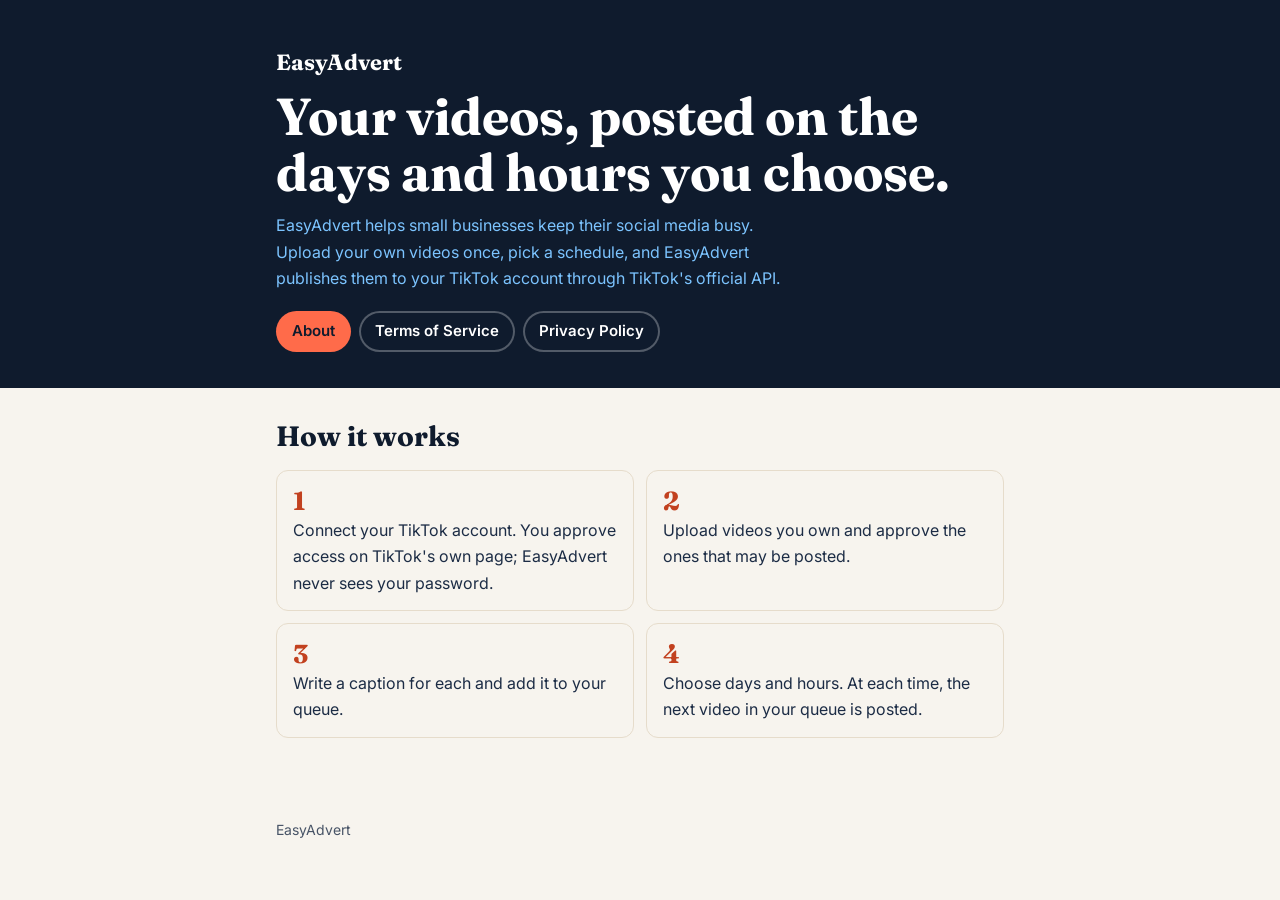
<file: index.html>
<!doctype html>
<html lang="en">
<head>
  <meta charset="utf-8">
  <meta name="viewport" content="width=device-width, initial-scale=1, viewport-fit=cover">
  <title>EasyAdvert</title>
  <meta name="description" content="EasyAdvert posts your own videos to TikTok on the days and hours you choose.">
  <link rel="stylesheet" href="https://fonts.googleapis.com/css2?family=Fraunces:opsz,wght@9..144,700&family=Inter:wght@400;600;700&display=swap">
  <link rel="stylesheet" href="style.css">
</head>
<body>
  <header>
    <div class="wrap">
      <a class="brand" href="./">EasyAdvert</a>
      <h1>Your videos, posted on the days and hours you choose.</h1>
      <p>EasyAdvert helps small businesses keep their social media busy. Upload your own videos once, pick a schedule, and EasyAdvert publishes them to your TikTok account through TikTok's official API.</p>
      <nav aria-label="Pages">
        <a href="./" aria-current="page">About</a>
        <a href="terms.html">Terms of Service</a>
        <a href="privacy.html">Privacy Policy</a>
      </nav>
    </div>
  </header>
  <main>
    <div class="wrap">
      <h2>How it works</h2>
      <ol class="steps">
        <li>Connect your TikTok account. You approve access on TikTok's own page; EasyAdvert never sees your password.</li>
        <li>Upload videos you own and approve the ones that may be posted.</li>
        <li>Write a caption for each and add it to your queue.</li>
        <li>Choose days and hours. At each time, the next video in your queue is posted.</li>
      </ol>
    </div>
  </main>
  <footer><div class="wrap">EasyAdvert</div></footer>
</body>
</html>
</file>
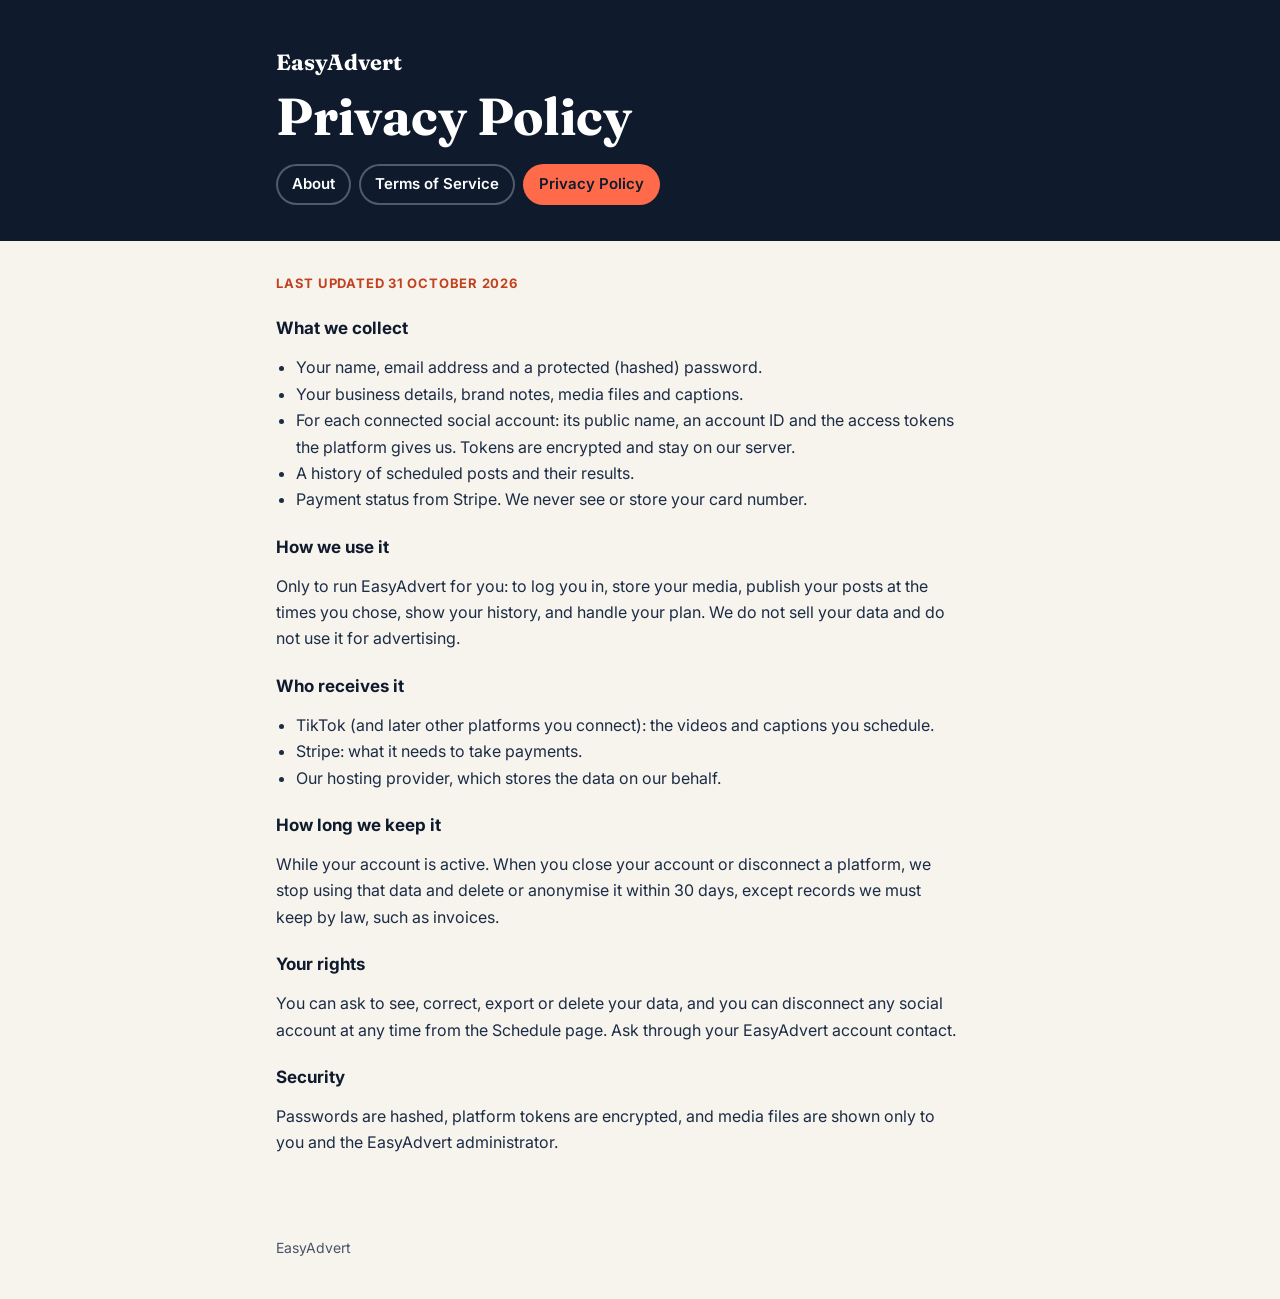
<file: privacy.html>
<!doctype html>
<html lang="en">
<head>
  <meta charset="utf-8">
  <meta name="viewport" content="width=device-width, initial-scale=1, viewport-fit=cover">
  <title>Privacy Policy · EasyAdvert</title>
  <link rel="stylesheet" href="https://fonts.googleapis.com/css2?family=Fraunces:opsz,wght@9..144,700&family=Inter:wght@400;600;700&display=swap">
  <link rel="stylesheet" href="style.css">
</head>
<body>
  <header>
    <div class="wrap">
      <a class="brand" href="./">EasyAdvert</a>
      <h1>Privacy Policy</h1>
      <nav aria-label="Pages">
        <a href="./">About</a>
        <a href="terms.html">Terms of Service</a>
        <a href="privacy.html" aria-current="page">Privacy Policy</a>
      </nav>
    </div>
  </header>
  <main>
    <div class="wrap">
      <p class="meta">Last updated 31 October 2026</p>

      <h3>What we collect</h3>
      <ul>
        <li>Your name, email address and a protected (hashed) password.</li>
        <li>Your business details, brand notes, media files and captions.</li>
        <li>For each connected social account: its public name, an account ID and the access tokens the platform gives us. Tokens are encrypted and stay on our server.</li>
        <li>A history of scheduled posts and their results.</li>
        <li>Payment status from Stripe. We never see or store your card number.</li>
      </ul>

      <h3>How we use it</h3>
      <p>Only to run EasyAdvert for you: to log you in, store your media, publish your posts at the times you chose, show your history, and handle your plan. We do not sell your data and do not use it for advertising.</p>

      <h3>Who receives it</h3>
      <ul>
        <li>TikTok (and later other platforms you connect): the videos and captions you schedule.</li>
        <li>Stripe: what it needs to take payments.</li>
        <li>Our hosting provider, which stores the data on our behalf.</li>
      </ul>

      <h3>How long we keep it</h3>
      <p>While your account is active. When you close your account or disconnect a platform, we stop using that data and delete or anonymise it within 30 days, except records we must keep by law, such as invoices.</p>

      <h3>Your rights</h3>
      <p>You can ask to see, correct, export or delete your data, and you can disconnect any social account at any time from the Schedule page. Ask through your EasyAdvert account contact.</p>

      <h3>Security</h3>
      <p>Passwords are hashed, platform tokens are encrypted, and media files are shown only to you and the EasyAdvert administrator.</p>
    </div>
  </main>
  <footer><div class="wrap">EasyAdvert</div></footer>
</body>
</html>
</file>
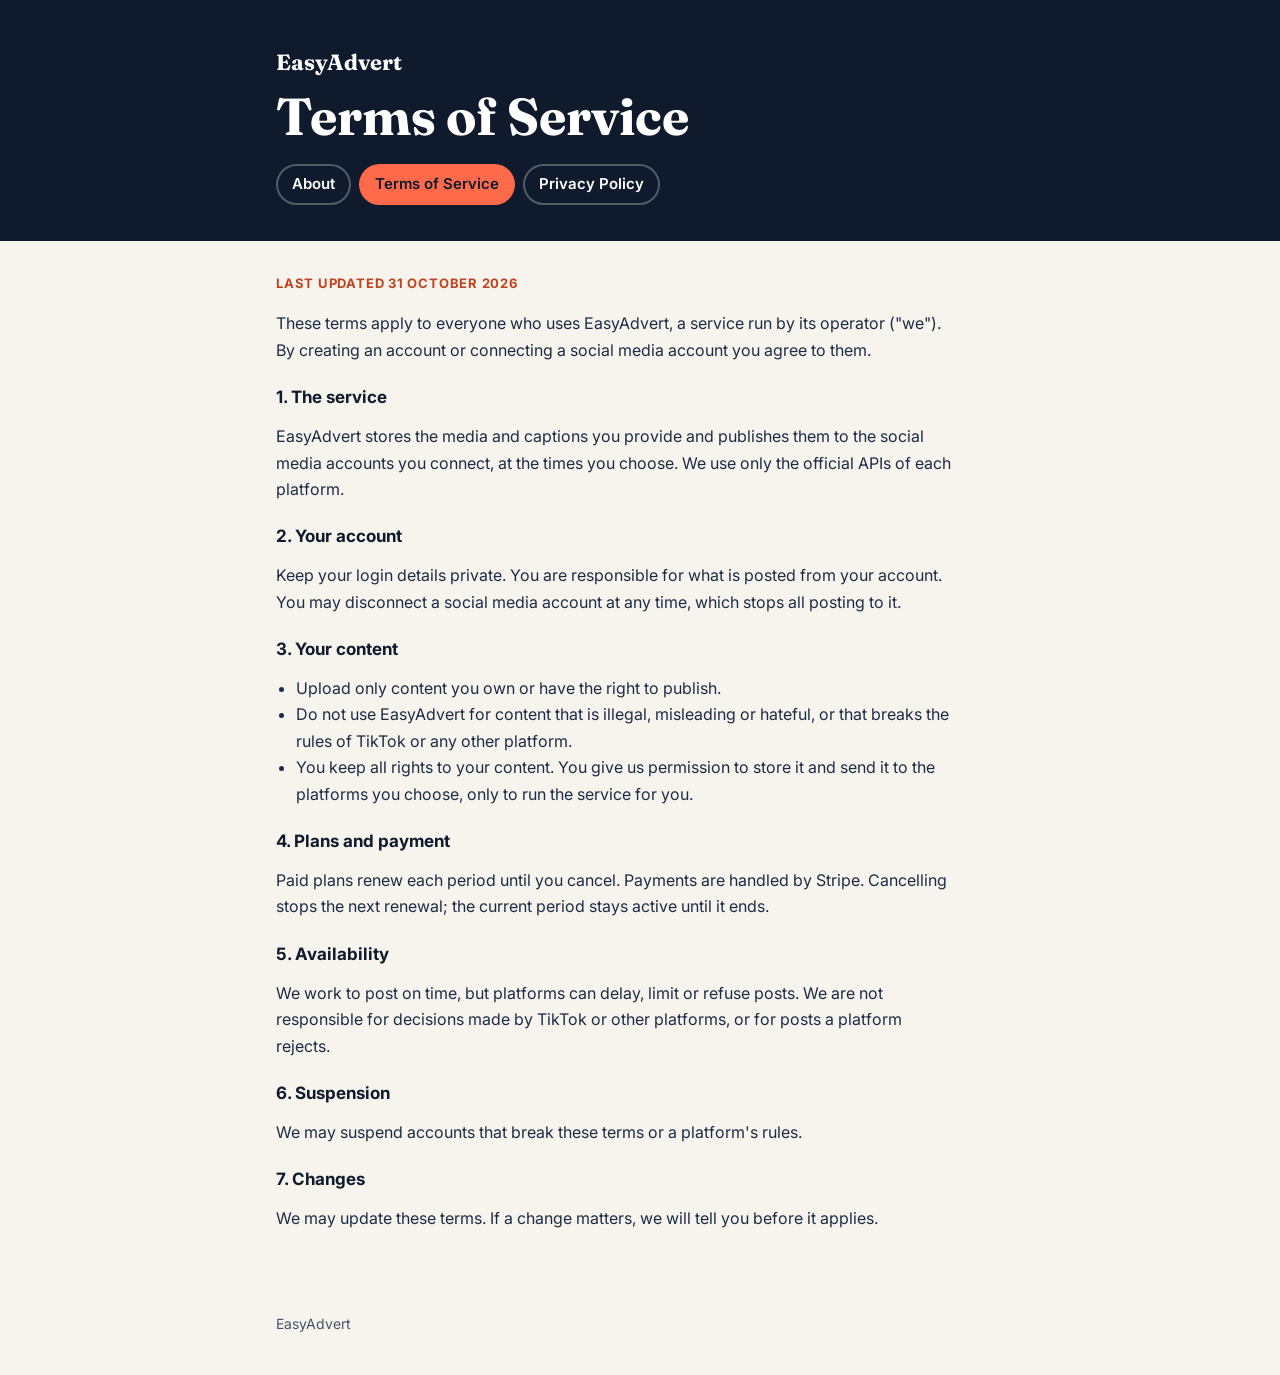
<file: terms.html>
<!doctype html>
<html lang="en">
<head>
  <meta charset="utf-8">
  <meta name="viewport" content="width=device-width, initial-scale=1, viewport-fit=cover">
  <title>Terms of Service · EasyAdvert</title>
  <link rel="stylesheet" href="https://fonts.googleapis.com/css2?family=Fraunces:opsz,wght@9..144,700&family=Inter:wght@400;600;700&display=swap">
  <link rel="stylesheet" href="style.css">
</head>
<body>
  <header>
    <div class="wrap">
      <a class="brand" href="./">EasyAdvert</a>
      <h1>Terms of Service</h1>
      <nav aria-label="Pages">
        <a href="./">About</a>
        <a href="terms.html" aria-current="page">Terms of Service</a>
        <a href="privacy.html">Privacy Policy</a>
      </nav>
    </div>
  </header>
  <main>
    <div class="wrap">
      <p class="meta">Last updated 31 October 2026</p>
      <p>These terms apply to everyone who uses EasyAdvert, a service run by its operator ("we"). By creating an account or connecting a social media account you agree to them.</p>

      <h3>1. The service</h3>
      <p>EasyAdvert stores the media and captions you provide and publishes them to the social media accounts you connect, at the times you choose. We use only the official APIs of each platform.</p>

      <h3>2. Your account</h3>
      <p>Keep your login details private. You are responsible for what is posted from your account. You may disconnect a social media account at any time, which stops all posting to it.</p>

      <h3>3. Your content</h3>
      <ul>
        <li>Upload only content you own or have the right to publish.</li>
        <li>Do not use EasyAdvert for content that is illegal, misleading or hateful, or that breaks the rules of TikTok or any other platform.</li>
        <li>You keep all rights to your content. You give us permission to store it and send it to the platforms you choose, only to run the service for you.</li>
      </ul>

      <h3>4. Plans and payment</h3>
      <p>Paid plans renew each period until you cancel. Payments are handled by Stripe. Cancelling stops the next renewal; the current period stays active until it ends.</p>

      <h3>5. Availability</h3>
      <p>We work to post on time, but platforms can delay, limit or refuse posts. We are not responsible for decisions made by TikTok or other platforms, or for posts a platform rejects.</p>

      <h3>6. Suspension</h3>
      <p>We may suspend accounts that break these terms or a platform's rules.</p>

      <h3>7. Changes</h3>
      <p>We may update these terms. If a change matters, we will tell you before it applies.</p>
    </div>
  </main>
  <footer><div class="wrap">EasyAdvert</div></footer>
</body>
</html>
</file>
<file: style.css>
/* Public info site for EasyAdvert (GitHub Pages). Same tokens as styles/_tokens.scss. */
:root {
  --ink: #0f1b2d;
  --paper: #f7f4ee;
  --sand: #e6dccb;
  --text: #1c2c45;
  --accent: #c2411f;
  --sky: #7cc4ff;
  --band: #0f1b2d;
  --display: "Fraunces", Georgia, serif;
  --body: "Inter", system-ui, -apple-system, "Segoe UI", sans-serif;
}

@media (prefers-color-scheme: dark) {
  :root {
    --ink: #eef2f8;
    --paper: #111a28;
    --sand: #2a3a52;
    --text: #d7deea;
    --accent: #ff8a6b;
    --band: #0a1220;
    color-scheme: dark;
  }
}

* { box-sizing: border-box; }

body {
  margin: 0;
  background: var(--paper);
  color: var(--text);
  font: 16px/1.65 var(--body);
}

.wrap {
  max-width: 760px;
  margin: 0 auto;
  padding-left: max(16px, env(safe-area-inset-left, 0px));
  padding-right: max(16px, env(safe-area-inset-right, 0px));
}

header { background: var(--band); color: #fff; }
header .wrap { padding-block: 48px 36px; display: grid; gap: 12px; }

.brand { font: 700 22px var(--display); color: #fff; text-decoration: none; }

h1 { font: 700 clamp(32px, 7vw, 52px)/1.08 var(--display); margin: 0; text-wrap: balance; }
header p { margin: 0; color: var(--sky); max-width: 52ch; }

nav { display: flex; flex-wrap: wrap; gap: 8px; margin-top: 8px; }
nav a {
  color: #fff;
  text-decoration: none;
  font-weight: 600;
  font-size: 15px;
  padding: 8px 16px;
  border-radius: 9999px;
  box-shadow: inset 0 0 0 2px rgba(255, 255, 255, 0.28);
}
nav a:hover, nav a:focus-visible { box-shadow: inset 0 0 0 2px var(--sky); outline: none; }
nav a[aria-current="page"] { background: #ff6b4a; color: #0f1b2d; box-shadow: none; }

main .wrap { padding-block: 32px 64px; }

h2 { font: 700 28px/1.2 var(--display); color: var(--ink); margin: 0 0 6px; }
h3 { font: 700 17px var(--body); color: var(--ink); margin: 24px 0 4px; }
.meta { font-size: 13px; letter-spacing: 0.06em; text-transform: uppercase; color: var(--accent); font-weight: 700; margin: 0 0 16px; }
p, li { max-width: 68ch; }
ul { padding-left: 20px; }
a { color: var(--accent); }

.steps { list-style: none; padding: 0; display: grid; gap: 12px; grid-template-columns: 1fr; counter-reset: s; }
@media (min-width: 560px) { .steps { grid-template-columns: 1fr 1fr; } }
.steps li { counter-increment: s; padding: 14px 16px; border: 1px solid var(--sand); border-radius: 12px; }
.steps li::before { content: counter(s); display: block; font: 700 26px var(--display); color: var(--accent); }

footer .wrap { padding-block: 0 40px; font-size: 14px; opacity: 0.8; }
</file>
